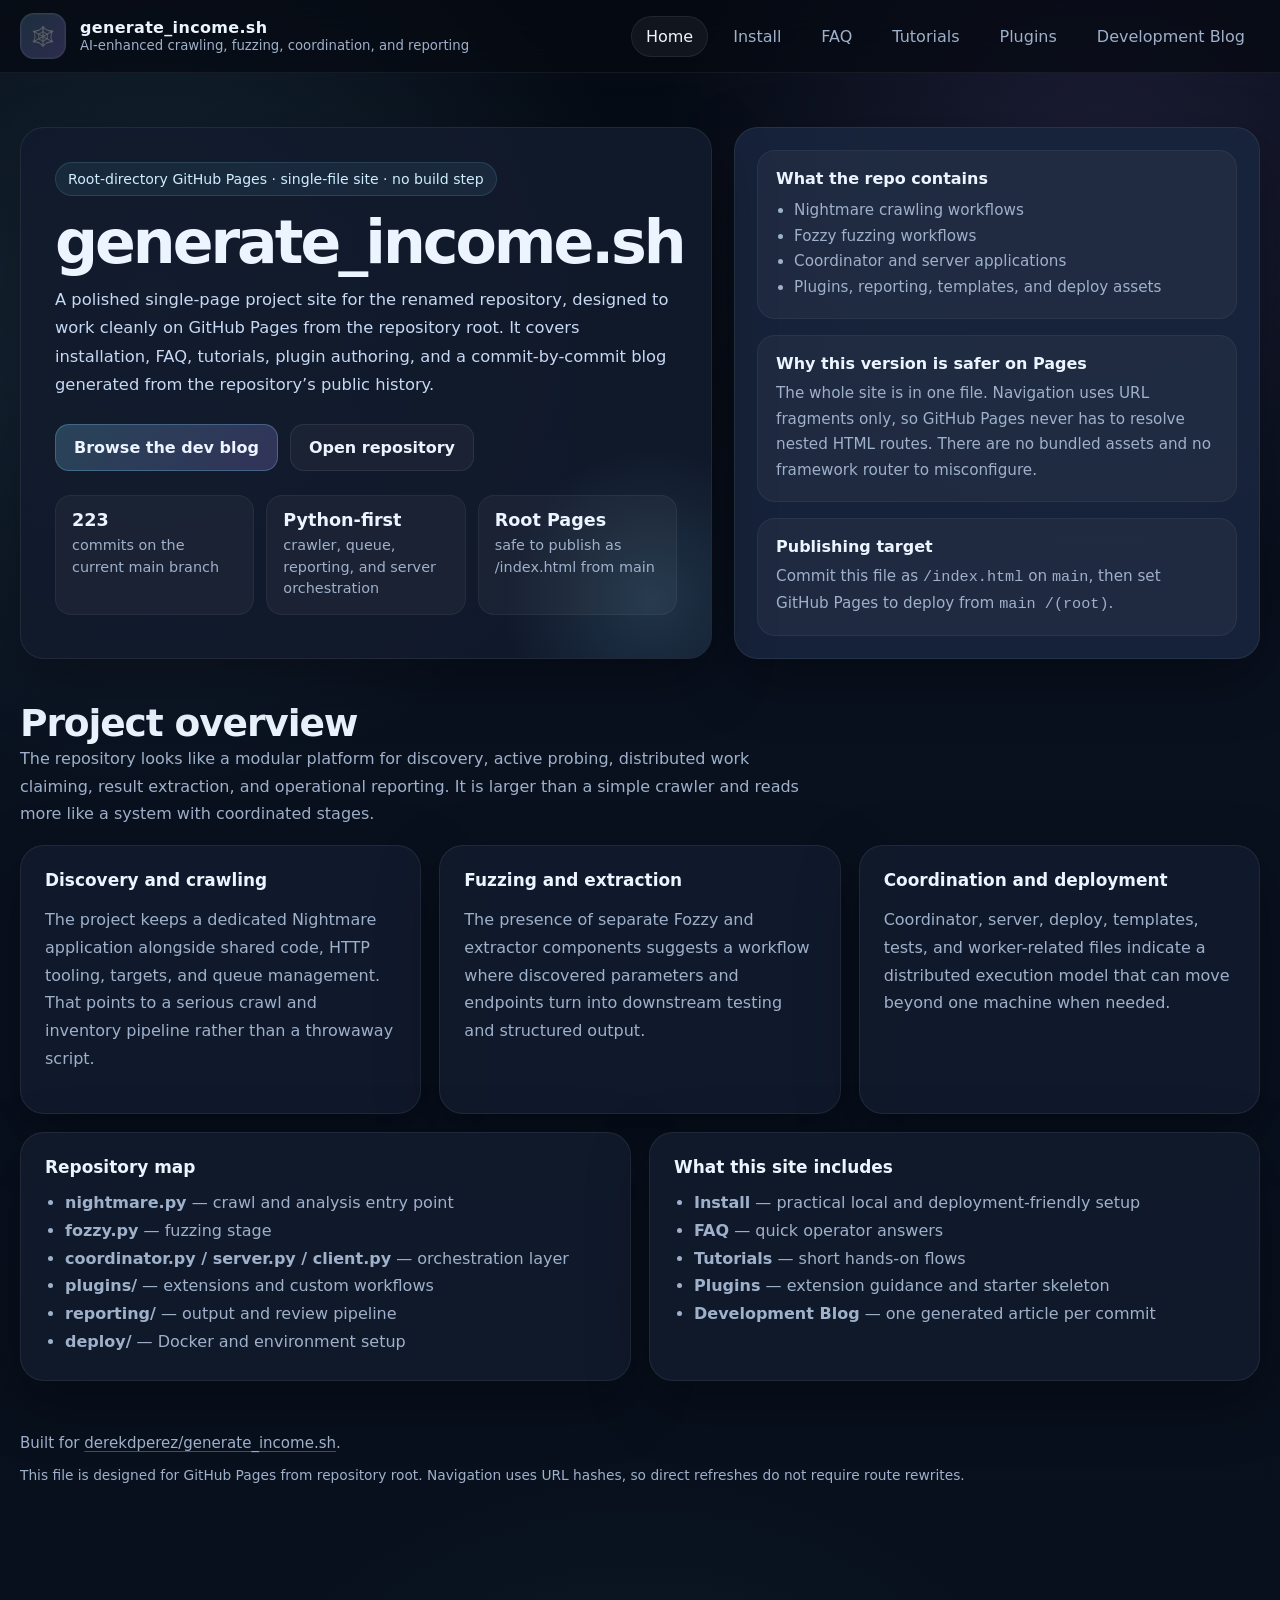
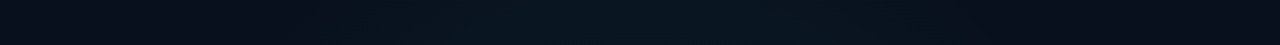
<file: index.html>
<!DOCTYPE html>
<html lang="en">
<head>
  <meta charset="utf-8" />
  <meta name="viewport" content="width=device-width,initial-scale=1" />
  <title>generate_income.sh — Project Site</title>
  <meta
    name="description"
    content="generate_income.sh project site with installation docs, FAQ, tutorials, plugin authoring, and a commit-by-commit development blog."
  />
  <meta name="theme-color" content="#0b1020" />
  <style>
    :root {
      --bg: #09111f;
      --bg2: #0d1627;
      --panel: rgba(18, 27, 45, 0.9);
      --panel2: rgba(24, 36, 60, 0.95);
      --line: rgba(255,255,255,0.08);
      --text: #ecf4ff;
      --muted: #9fb0ca;
      --soft: #c7d8f3;
      --cyan: #7dd3fc;
      --violet: #a78bfa;
      --green: #34d399;
      --red: #fb7185;
      --shadow: 0 20px 60px rgba(0,0,0,0.35);
      --radius: 24px;
      --radius-sm: 16px;
      --max: 1240px;
      --mono: ui-monospace, SFMono-Regular, Menlo, Consolas, "Liberation Mono", monospace;
      --sans: Inter, ui-sans-serif, system-ui, -apple-system, BlinkMacSystemFont, "Segoe UI", sans-serif;
    }

    * { box-sizing: border-box; }

    html { scroll-behavior: smooth; }

    body {
      margin: 0;
      color: var(--text);
      font-family: var(--sans);
      background:
        radial-gradient(circle at 12% 18%, rgba(125, 211, 252, 0.14), transparent 28%),
        radial-gradient(circle at 86% 10%, rgba(167, 139, 250, 0.14), transparent 24%),
        radial-gradient(circle at 50% 120%, rgba(52, 211, 153, 0.10), transparent 24%),
        linear-gradient(180deg, #050a13 0%, #09111f 42%, #08101d 100%);
      min-height: 100vh;
      overflow-x: hidden;
    }

    a { color: inherit; text-decoration: none; }
    code, pre { font-family: var(--mono); }

    .wrap {
      width: min(var(--max), calc(100% - 32px));
      margin: 0 auto;
    }

    .topbar {
      position: sticky;
      top: 0;
      z-index: 20;
      backdrop-filter: blur(18px);
      background: rgba(6, 10, 18, 0.72);
      border-bottom: 1px solid rgba(255,255,255,0.06);
    }

    .topbar-inner {
      min-height: 72px;
      display: flex;
      align-items: center;
      justify-content: space-between;
      gap: 18px;
    }

    .brand {
      display: flex;
      align-items: center;
      gap: 14px;
      min-width: 0;
    }

    .brand-mark {
      width: 46px;
      height: 46px;
      border-radius: 14px;
      display: grid;
      place-items: center;
      font-size: 1.2rem;
      background: linear-gradient(135deg, rgba(125,211,252,0.18), rgba(167,139,250,0.24));
      border: 1px solid rgba(255,255,255,0.08);
      box-shadow: inset 0 0 0 1px rgba(255,255,255,0.03);
    }

    .brand h1 {
      margin: 0;
      font-size: 1rem;
      line-height: 1.15;
      letter-spacing: 0.02em;
    }

    .brand p {
      margin: 0;
      font-size: 0.83rem;
      color: var(--muted);
    }

    .nav {
      display: flex;
      flex-wrap: wrap;
      gap: 10px;
      justify-content: flex-end;
    }

    .nav a {
      color: var(--muted);
      padding: 10px 14px;
      border-radius: 999px;
      border: 1px solid transparent;
      transition: 0.18s ease;
    }

    .nav a:hover,
    .nav a.active {
      color: var(--text);
      background: rgba(255,255,255,0.05);
      border-color: rgba(255,255,255,0.07);
    }

    .hero {
      padding: 54px 0 26px;
    }

    .hero-grid {
      display: grid;
      grid-template-columns: 1.25fr 0.95fr;
      gap: 22px;
    }

    .card {
      background: var(--panel);
      border: 1px solid rgba(255,255,255,0.07);
      border-radius: var(--radius);
      box-shadow: var(--shadow);
    }

    .hero-main {
      padding: 34px;
      position: relative;
      overflow: hidden;
      isolation: isolate;
    }

    .hero-main::after {
      content: "";
      position: absolute;
      right: -110px;
      bottom: -110px;
      width: 340px;
      height: 340px;
      border-radius: 50%;
      background: radial-gradient(circle, rgba(125,211,252,0.14), transparent 62%);
      z-index: -1;
    }

    .eyebrow {
      display: inline-flex;
      align-items: center;
      gap: 10px;
      padding: 8px 12px;
      border-radius: 999px;
      color: #cfeeff;
      background: rgba(125,211,252,0.08);
      border: 1px solid rgba(125,211,252,0.14);
      margin-bottom: 18px;
      font-size: 0.88rem;
    }

    .hero h2 {
      margin: 0 0 14px;
      font-size: clamp(2.15rem, 4.7vw, 4.4rem);
      line-height: 0.96;
      letter-spacing: -0.05em;
    }

    .hero .lead {
      margin: 0 0 24px;
      max-width: 72ch;
      color: var(--soft);
      line-height: 1.75;
      font-size: 1.02rem;
    }

    .cta-row {
      display: flex;
      flex-wrap: wrap;
      gap: 12px;
      margin-bottom: 24px;
    }

    .btn {
      display: inline-flex;
      align-items: center;
      justify-content: center;
      gap: 10px;
      padding: 13px 18px;
      border-radius: 14px;
      border: 1px solid rgba(255,255,255,0.08);
      background: rgba(255,255,255,0.04);
      color: var(--text);
      font-weight: 650;
      transition: 0.18s ease;
      cursor: pointer;
    }

    .btn:hover {
      transform: translateY(-1px);
      background: rgba(255,255,255,0.07);
      border-color: rgba(255,255,255,0.12);
    }

    .btn.primary {
      background: linear-gradient(135deg, rgba(125,211,252,0.22), rgba(167,139,250,0.22));
      border-color: rgba(125,211,252,0.28);
    }

    .hero-stats {
      display: grid;
      grid-template-columns: repeat(3, minmax(0, 1fr));
      gap: 12px;
    }

    .stat {
      padding: 14px 16px;
      border-radius: 16px;
      background: rgba(255,255,255,0.04);
      border: 1px solid rgba(255,255,255,0.05);
    }

    .stat strong {
      display: block;
      font-size: 1.1rem;
      margin-bottom: 5px;
    }

    .stat span {
      color: var(--muted);
      font-size: 0.9rem;
      line-height: 1.5;
    }

    .hero-side {
      padding: 22px;
      display: flex;
      flex-direction: column;
      gap: 16px;
      background: var(--panel2);
    }

    .mini {
      padding: 18px;
      border-radius: 18px;
      background: rgba(255,255,255,0.04);
      border: 1px solid rgba(255,255,255,0.05);
    }

    .mini h3 {
      margin: 0 0 8px;
      font-size: 1rem;
    }

    .mini p,
    .mini li {
      margin: 0;
      color: var(--muted);
      line-height: 1.68;
      font-size: 0.95rem;
    }

    .mini ul {
      margin: 10px 0 0;
      padding-left: 18px;
    }

    main {
      padding-bottom: 78px;
    }

    .page {
      display: none;
      padding-top: 16px;
      animation: fade 0.3s ease;
    }

    .page.active { display: block; }

    @keyframes fade {
      from { opacity: 0; transform: translateY(8px); }
      to { opacity: 1; transform: translateY(0); }
    }

    .section-head {
      margin: 0 0 18px;
      display: flex;
      justify-content: space-between;
      align-items: end;
      gap: 18px;
    }

    .section-head h2 {
      margin: 0;
      font-size: clamp(1.55rem, 3vw, 2.35rem);
      letter-spacing: -0.03em;
    }

    .section-head p {
      margin: 0;
      color: var(--muted);
      max-width: 78ch;
      line-height: 1.7;
    }

    .grid-2,
    .grid-3 {
      display: grid;
      gap: 18px;
    }

    .grid-2 { grid-template-columns: repeat(2, minmax(0, 1fr)); }
    .grid-3 { grid-template-columns: repeat(3, minmax(0, 1fr)); }

    .content {
      padding: 24px;
    }

    .content h3 {
      margin: 0 0 10px;
      font-size: 1.06rem;
    }

    .content p,
    .content li {
      color: var(--muted);
      line-height: 1.74;
    }

    .content ul,
    .content ol {
      margin: 12px 0 0;
      padding-left: 20px;
    }

    .code {
      background: #06101d;
      border: 1px solid rgba(125,211,252,0.12);
      border-radius: 18px;
      padding: 18px;
      overflow: auto;
      color: #ddecff;
      font-size: 0.92rem;
      line-height: 1.72;
    }

    .callout {
      padding: 16px 18px;
      border-radius: 16px;
      background: rgba(125,211,252,0.07);
      border: 1px solid rgba(125,211,252,0.14);
      color: #d8ebff;
      line-height: 1.7;
    }

    .faq-item {
      padding: 18px 0;
      border-top: 1px solid rgba(255,255,255,0.06);
    }

    .faq-item:first-child {
      border-top: 0;
      padding-top: 0;
    }

    .faq-item h3 {
      margin: 0 0 8px;
      font-size: 1.02rem;
    }

    .tutorial {
      display: grid;
      grid-template-columns: 44px 1fr;
      gap: 16px;
      align-items: start;
      margin-top: 16px;
    }

    .tutorial:first-child { margin-top: 0; }

    .step {
      width: 44px;
      height: 44px;
      border-radius: 14px;
      display: grid;
      place-items: center;
      background: linear-gradient(135deg, rgba(52,211,153,0.18), rgba(125,211,252,0.18));
      border: 1px solid rgba(255,255,255,0.08);
      font-weight: 800;
    }

    .toolbar {
      display: grid;
      grid-template-columns: 1fr auto auto;
      gap: 12px;
      margin-bottom: 18px;
    }

    .input,
    .select {
      width: 100%;
      padding: 13px 14px;
      border-radius: 14px;
      border: 1px solid rgba(255,255,255,0.08);
      background: rgba(255,255,255,0.04);
      color: var(--text);
      font: inherit;
      outline: none;
    }

    .input::placeholder { color: #8fa2bf; }

    .blog-layout {
      display: grid;
      grid-template-columns: 320px minmax(0, 1fr);
      gap: 18px;
    }

    .commit-list,
    .viewer {
      min-height: 660px;
    }

    .commit-list {
      padding: 16px;
    }

    .list-scroll {
      max-height: 980px;
      overflow: auto;
      padding-right: 4px;
    }

    .commit-btn {
      width: 100%;
      display: block;
      text-align: left;
      margin-bottom: 8px;
      padding: 14px;
      border-radius: 16px;
      border: 1px solid transparent;
      background: transparent;
      color: var(--text);
      cursor: pointer;
      transition: 0.18s ease;
    }

    .commit-btn:hover,
    .commit-btn.active {
      background: rgba(255,255,255,0.05);
      border-color: rgba(125,211,252,0.15);
    }

    .commit-title {
      font-weight: 700;
      color: #eff7ff;
      line-height: 1.35;
      margin-bottom: 8px;
    }

    .commit-meta {
      color: var(--muted);
      font-size: 0.86rem;
      line-height: 1.55;
    }

    .viewer {
      padding: 24px;
      display: flex;
      flex-direction: column;
      gap: 16px;
    }

    .post-header {
      display: flex;
      flex-wrap: wrap;
      justify-content: space-between;
      align-items: start;
      gap: 16px;
    }

    .post-header h3 {
      margin: 0 0 8px;
      font-size: clamp(1.35rem, 2.6vw, 2rem);
      line-height: 1.14;
      letter-spacing: -0.03em;
    }

    .badges {
      display: flex;
      flex-wrap: wrap;
      gap: 8px;
      margin-top: 10px;
    }

    .badge {
      display: inline-flex;
      align-items: center;
      gap: 8px;
      padding: 8px 10px;
      border-radius: 999px;
      background: rgba(255,255,255,0.05);
      color: #d8e7ff;
      border: 1px solid rgba(255,255,255,0.06);
      font-size: 0.84rem;
    }

    .article,
    .summary {
      color: #dce9ff;
      line-height: 1.8;
      font-size: 0.99rem;
    }

    .article p { margin: 0 0 1rem; }

    .files {
      display: grid;
      grid-template-columns: repeat(2, minmax(0, 1fr));
      gap: 10px;
    }

    .file {
      padding: 12px 14px;
      border-radius: 14px;
      background: rgba(255,255,255,0.04);
      border: 1px solid rgba(255,255,255,0.05);
      color: #dce9ff;
      white-space: nowrap;
      overflow: hidden;
      text-overflow: ellipsis;
      font-size: 0.9rem;
    }

    .muted { color: var(--muted); }
    .small { font-size: 0.86rem; color: var(--muted); }

    .notice {
      padding: 14px 16px;
      border-radius: 14px;
      border: 1px solid rgba(251,113,133,0.18);
      background: rgba(251,113,133,0.08);
      color: #ffdce4;
      line-height: 1.7;
    }

    .spinner {
      width: 18px;
      height: 18px;
      display: inline-block;
      border-radius: 50%;
      border: 2px solid rgba(255,255,255,0.15);
      border-top-color: var(--cyan);
      animation: spin 0.8s linear infinite;
      vertical-align: middle;
      margin-right: 8px;
    }

    @keyframes spin { to { transform: rotate(360deg); } }

    footer {
      padding: 38px 0 70px;
      color: var(--muted);
      font-size: 0.94rem;
    }

    .linkish {
      text-decoration: underline;
      text-decoration-color: rgba(125,211,252,0.35);
      text-underline-offset: 3px;
    }

    @media (max-width: 1080px) {
      .hero-grid,
      .blog-layout,
      .grid-3,
      .grid-2 {
        grid-template-columns: 1fr;
      }

      .hero-stats {
        grid-template-columns: 1fr;
      }

      .toolbar {
        grid-template-columns: 1fr;
      }

      .files {
        grid-template-columns: 1fr;
      }

      .list-scroll {
        max-height: 420px;
      }
    }

    @media (max-width: 720px) {
      .topbar-inner {
        align-items: flex-start;
        flex-direction: column;
        padding: 12px 0;
      }

      .nav {
        width: 100%;
        justify-content: flex-start;
      }

      .hero-main,
      .hero-side,
      .content,
      .commit-list,
      .viewer {
        padding: 18px;
      }
    }
  </style>
</head>
<body>
  <header class="topbar">
    <div class="wrap topbar-inner">
      <div class="brand">
        <div class="brand-mark">🕸️</div>
        <div>
          <h1>generate_income.sh</h1>
          <p>AI-enhanced crawling, fuzzing, coordination, and reporting</p>
        </div>
      </div>

      <nav class="nav" aria-label="Primary navigation">
        <a href="#home" data-route="home">Home</a>
        <a href="#install" data-route="install">Install</a>
        <a href="#faq" data-route="faq">FAQ</a>
        <a href="#tutorials" data-route="tutorials">Tutorials</a>
        <a href="#plugins" data-route="plugins">Plugins</a>
        <a href="#blog" data-route="blog">Development Blog</a>
      </nav>
    </div>
  </header>

  <main class="wrap">
    <section class="hero">
      <div class="hero-grid">
        <article class="card hero-main">
          <div class="eyebrow">Root-directory GitHub Pages · single-file site · no build step</div>
          <h2>generate_income.sh</h2>
          <p class="lead">
            A polished single-page project site for the renamed repository, designed to work
            cleanly on GitHub Pages from the repository root. It covers installation, FAQ,
            tutorials, plugin authoring, and a commit-by-commit blog generated from the
            repository’s public history.
          </p>

          <div class="cta-row">
            <a class="btn primary" href="#blog">Browse the dev blog</a>
            <a class="btn" href="https://github.com/derekdperez/generate_income.sh" target="_blank" rel="noreferrer">Open repository</a>
          </div>

          <div class="hero-stats">
            <div class="stat">
              <strong id="meta-commits">223</strong>
              <span>commits on the current main branch</span>
            </div>
            <div class="stat">
              <strong id="meta-language">Python-first</strong>
              <span>crawler, queue, reporting, and server orchestration</span>
            </div>
            <div class="stat">
              <strong id="meta-mode">Root Pages</strong>
              <span>safe to publish as /index.html from main</span>
            </div>
          </div>
        </article>

        <aside class="card hero-side">
          <div class="mini">
            <h3>What the repo contains</h3>
            <ul>
              <li>Nightmare crawling workflows</li>
              <li>Fozzy fuzzing workflows</li>
              <li>Coordinator and server applications</li>
              <li>Plugins, reporting, templates, and deploy assets</li>
            </ul>
          </div>

          <div class="mini">
            <h3>Why this version is safer on Pages</h3>
            <p>
              The whole site is in one file. Navigation uses URL fragments only, so GitHub Pages
              never has to resolve nested HTML routes. There are no bundled assets and no framework
              router to misconfigure.
            </p>
          </div>

          <div class="mini">
            <h3>Publishing target</h3>
            <p>
              Commit this file as <code>/index.html</code> on <code>main</code>, then set GitHub
              Pages to deploy from <code>main /(root)</code>.
            </p>
          </div>
        </aside>
      </div>
    </section>

    <section class="page active" id="page-home" data-page="home">
      <div class="section-head">
        <div>
          <h2>Project overview</h2>
          <p>
            The repository looks like a modular platform for discovery, active probing, distributed
            work claiming, result extraction, and operational reporting. It is larger than a simple
            crawler and reads more like a system with coordinated stages.
          </p>
        </div>
      </div>

      <div class="grid-3">
        <article class="card content">
          <h3>Discovery and crawling</h3>
          <p>
            The project keeps a dedicated Nightmare application alongside shared code, HTTP tooling,
            targets, and queue management. That points to a serious crawl and inventory pipeline
            rather than a throwaway script.
          </p>
        </article>

        <article class="card content">
          <h3>Fuzzing and extraction</h3>
          <p>
            The presence of separate Fozzy and extractor components suggests a workflow where
            discovered parameters and endpoints turn into downstream testing and structured output.
          </p>
        </article>

        <article class="card content">
          <h3>Coordination and deployment</h3>
          <p>
            Coordinator, server, deploy, templates, tests, and worker-related files indicate a
            distributed execution model that can move beyond one machine when needed.
          </p>
        </article>
      </div>

      <div style="height:18px"></div>

      <div class="grid-2">
        <article class="card content">
          <h3>Repository map</h3>
          <ul>
            <li><strong>nightmare.py</strong> — crawl and analysis entry point</li>
            <li><strong>fozzy.py</strong> — fuzzing stage</li>
            <li><strong>coordinator.py / server.py / client.py</strong> — orchestration layer</li>
            <li><strong>plugins/</strong> — extensions and custom workflows</li>
            <li><strong>reporting/</strong> — output and review pipeline</li>
            <li><strong>deploy/</strong> — Docker and environment setup</li>
          </ul>
        </article>

        <article class="card content">
          <h3>What this site includes</h3>
          <ul>
            <li><strong>Install</strong> — practical local and deployment-friendly setup</li>
            <li><strong>FAQ</strong> — quick operator answers</li>
            <li><strong>Tutorials</strong> — short hands-on flows</li>
            <li><strong>Plugins</strong> — extension guidance and starter skeleton</li>
            <li><strong>Development Blog</strong> — one generated article per commit</li>
          </ul>
        </article>
      </div>
    </section>

    <section class="page" id="page-install" data-page="install">
      <div class="section-head">
        <div>
          <h2>Install generate_income.sh</h2>
          <p>
            The safest way to start is local Python installation. Once that works, move toward the
            Docker and coordinator workflow if you want a more operational deployment.
          </p>
        </div>
      </div>

      <div class="grid-2">
        <article class="card content">
          <h3>Local development setup</h3>
          <div class="code"><pre>git clone https://github.com/derekdperez/generate_income.sh.git
cd generate_income.sh

python -m venv .venv
# macOS / Linux
source .venv/bin/activate
# Windows PowerShell
# .\.venv\Scripts\Activate.ps1

pip install --upgrade pip
pip install -r requirements.txt</pre></div>
          <p>
            This path is ideal for reading the code, validating crawler behavior, testing local
            runs, and iterating on extensions without touching cloud infrastructure first.
          </p>
        </article>

        <article class="card content">
          <h3>Docker-oriented setup</h3>
          <div class="code"><pre>docker build -t generate-income:latest .

# if your deployment files use compose
cd deploy
docker compose up -d --build</pre></div>
          <p>
            Use this when you want the broader coordinator and worker model, or when you want
            repeatable environments across multiple machines.
          </p>
        </article>
      </div>

      <div style="height:18px"></div>

      <div class="grid-2">
        <article class="card content">
          <h3>First-run checklist</h3>
          <ol>
            <li>Clone the repository and install dependencies.</li>
            <li>Review the files in <code>config/</code>.</li>
            <li>Inspect target, queue, and API-related settings before a real run.</li>
            <li>Start with a small target and low concurrency.</li>
            <li>Review output artifacts before scaling up.</li>
          </ol>
        </article>

        <article class="card content">
          <h3>Useful commands</h3>
          <div class="code"><pre># local crawl
python nightmare.py https://example.com --standalone

# fuzzing run
python fozzy.py output/example.com/example.com.parameters.json

# register targets with a coordinator
python register_targets.py --targets-file targets.txt</pre></div>
        </article>
      </div>

      <div style="height:18px"></div>

      <article class="card content">
        <h3>Operator note</h3>
        <div class="callout">
          Keep the core setup simple at first. In a repository with crawling, queueing,
          coordination, reporting, and deployment layers, the fastest route to confidence is one
          successful small run followed by gradual expansion.
        </div>
      </article>
    </section>

    <section class="page" id="page-faq" data-page="faq">
      <div class="section-head">
        <div>
          <h2>Frequently asked questions</h2>
          <p>
            These answers are written for someone trying to understand the repo structure, local
            workflow, and likely deployment shape.
          </p>
        </div>
      </div>

      <article class="card content">
        <div class="faq-item">
          <h3>Is this just one shell script?</h3>
          <p>
            No. Despite the playful name, the repository is a larger Python-heavy project with
            dedicated apps for Nightmare, Fozzy, coordinator, server, reporting, plugins, tests,
            and deployment.
          </p>
        </div>

        <div class="faq-item">
          <h3>Can I use it locally first?</h3>
          <p>
            Yes. The layout strongly supports a local development path first, then a broader
            coordinator and worker model later if you want to scale or centralize execution.
          </p>
        </div>

        <div class="faq-item">
          <h3>Why call it generate_income.sh?</h3>
          <p>
            It reads like intentional humor layered over a serious codebase. The name is playful,
            but the structure underneath looks like a real multi-stage platform.
          </p>
        </div>

        <div class="faq-item">
          <h3>Why might GitHub Pages not show the site yet?</h3>
          <p>
            The most common reason is that Pages is not set to deploy from <code>main /(root)</code>,
            or the deployment has not completed yet. A root <code>index.html</code> is necessary, but
            it is not enough unless Pages is enabled for the repository.
          </p>
        </div>

        <div class="faq-item">
          <h3>Will the blog work if GitHub’s API is unavailable?</h3>
          <p>
            The rest of the site still works. The commit blog progressively enhances itself with
            live commit data, but the core pages do not depend on that fetch.
          </p>
        </div>
      </article>
    </section>

    <section class="page" id="page-tutorials" data-page="tutorials">
      <div class="section-head">
        <div>
          <h2>Tutorials</h2>
          <p>
            A few short paths to help you move from clone to useful output without overcommitting to
            infrastructure too early.
          </p>
        </div>
      </div>

      <div class="grid-2">
        <article class="card content">
          <h3>Tutorial 1 · Run a first local crawl</h3>

          <div class="tutorial">
            <div class="step">1</div>
            <div>
              <strong>Install dependencies</strong>
              <p>Create a virtual environment and install <code>requirements.txt</code>.</p>
            </div>
          </div>

          <div class="tutorial">
            <div class="step">2</div>
            <div>
              <strong>Review configuration</strong>
              <p>Open <code>config/</code> and reduce scope before your first test.</p>
            </div>
          </div>

          <div class="tutorial">
            <div class="step">3</div>
            <div>
              <strong>Run Nightmare</strong>
              <div class="code"><pre>python nightmare.py https://example.com --standalone</pre></div>
            </div>
          </div>

          <div class="tutorial">
            <div class="step">4</div>
            <div>
              <strong>Inspect artifacts</strong>
              <p>Review the output directory for crawl summaries, inventories, and follow-on data.</p>
            </div>
          </div>
        </article>

        <article class="card content">
          <h3>Tutorial 2 · Use Fozzy on discovered parameters</h3>

          <div class="tutorial">
            <div class="step">1</div>
            <div>
              <strong>Start from crawl output</strong>
              <p>Use a generated parameters JSON file from a local or coordinator-produced run.</p>
            </div>
          </div>

          <div class="tutorial">
            <div class="step">2</div>
            <div>
              <strong>Run fuzzing</strong>
              <div class="code"><pre>python fozzy.py output/example.com/example.com.parameters.json</pre></div>
            </div>
          </div>

          <div class="tutorial">
            <div class="step">3</div>
            <div>
              <strong>Compare outputs</strong>
              <p>Look for meaningful differences in reflected values, interesting endpoints, and unusual response behavior.</p>
            </div>
          </div>
        </article>
      </div>

      <div style="height:18px"></div>

      <div class="grid-2">
        <article class="card content">
          <h3>Tutorial 3 · Bring up a coordinator</h3>
          <div class="code"><pre>docker build -t generate-income:latest .

cd deploy
docker compose up -d --build</pre></div>
          <p>
            Once that stack is stable, you can use the client and registration tooling to feed
            targets into a central system.
          </p>
        </article>

        <article class="card content">
          <h3>Tutorial 4 · Monitor progress</h3>
          <div class="code"><pre>python client.py status
python client.py progress

# or inspect compose logs
docker compose logs --tail=300</pre></div>
          <p>
            This is the habit that pays off once you move from local testing to multi-stage runs.
          </p>
        </article>
      </div>
    </section>

    <section class="page" id="page-plugins" data-page="plugins">
      <div class="section-head">
        <div>
          <h2>Create your own plugins</h2>
          <p>
            The repository has a dedicated <code>plugins/</code> directory, which is a strong hint
            that customization is part of the intended architecture rather than an afterthought.
          </p>
        </div>
      </div>

      <div class="grid-2">
        <article class="card content">
          <h3>Good plugin habits</h3>
          <ul>
            <li>Do one thing well.</li>
            <li>Take structured input and return structured output.</li>
            <li>Write artifacts into predictable paths.</li>
            <li>Log failures explicitly.</li>
            <li>Avoid hidden global state.</li>
            <li>Stay easy to delete and replace.</li>
          </ul>
        </article>

        <article class="card content">
          <h3>Suggested flow</h3>
          <ol>
            <li>Create a module under <code>plugins/</code>.</li>
            <li>Accept normalized crawl or fuzz artifacts.</li>
            <li>Transform, enrich, or score them.</li>
            <li>Write JSON or HTML output to the output tree.</li>
            <li>Invoke it from the relevant stage or reporting pass.</li>
          </ol>
        </article>
      </div>

      <div style="height:18px"></div>

      <article class="card content">
        <h3>Starter plugin example</h3>
        <div class="code"><pre>"""
plugins/example_plugin.py
Minimal plugin skeleton for generate_income.sh
"""

from __future__ import annotations

import json
from pathlib import Path
from typing import Any


def plugin_name() -> str:
    return "example_plugin"


def run_plugin(input_payload: dict[str, Any], output_dir: str | Path) -> dict[str, Any]:
    output_path = Path(output_dir).expanduser().resolve()
    output_path.mkdir(parents=True, exist_ok=True)

    findings: list[dict[str, Any]] = []
    urls = input_payload.get("urls", [])

    for url in urls:
        findings.append({
            "url": url,
            "label": "observed",
            "notes": "Generated by example_plugin."
        })

    result = {
        "plugin": plugin_name(),
        "input_count": len(urls),
        "findings": findings,
    }

    (output_path / f"{plugin_name()}.json").write_text(
        json.dumps(result, indent=2),
        encoding="utf-8",
    )
    return result


if __name__ == "__main__":
    sample = {
        "urls": [
            "https://example.com/",
            "https://example.com/login"
        ]
    }
    print(json.dumps(run_plugin(sample, "./output/plugin-demo"), indent=2))</pre></div>
      </article>
    </section>

    <section class="page" id="page-blog" data-page="blog">
      <div class="section-head">
        <div>
          <h2>Development blog</h2>
          <p>
            Every commit becomes a post here. The site fetches public commit history from GitHub and
            generates a readable 200–300 word article for each one, including changed-file context.
          </p>
        </div>
      </div>

      <div class="toolbar">
        <input
          id="search"
          class="input"
          type="search"
          placeholder="Search commits by message, SHA, date, or changed file..."
          aria-label="Search commit blog"
        />
        <select id="sort" class="select" aria-label="Sort commit order">
          <option value="newest">Newest first</option>
          <option value="oldest">Oldest first</option>
        </select>
        <button id="reload" class="btn" type="button">Reload blog</button>
      </div>

      <div class="blog-layout">
        <aside class="card commit-list">
          <div style="display:flex;justify-content:space-between;align-items:center;gap:12px;margin-bottom:12px;">
            <strong>Commit posts</strong>
            <span id="count" class="small">Loading…</span>
          </div>
          <div id="list" class="list-scroll">
            <div class="muted">Loading commit history…</div>
          </div>
        </aside>

        <article class="card viewer" id="viewer">
          <div class="muted">Select a commit to read its article.</div>
        </article>
      </div>
    </section>

    <footer>
      <p>
        Built for
        <a class="linkish" href="https://github.com/derekdperez/generate_income.sh" target="_blank" rel="noreferrer">derekdperez/generate_income.sh</a>.
      </p>
      <p class="small">
        This file is designed for GitHub Pages from repository root. Navigation uses URL hashes, so
        direct refreshes do not require route rewrites.
      </p>
    </footer>
  </main>

  <script>
    const REPO = {
      owner: "derekdperez",
      name: "generate_income.sh",
      branch: "main",
      htmlUrl: "https://github.com/derekdperez/generate_income.sh",
      siteUrl: "https://derekdperez.github.io/generate_income.sh/",
      apiBase: "https://api.github.com/repos/derekdperez/generate_income.sh"
    };

    const state = {
      route: "home",
      commits: [],
      filtered: [],
      detailCache: new Map(),
      selectedSha: null,
      loading: false
    };

    const els = {
      routes: Array.from(document.querySelectorAll("[data-route]")),
      pages: Array.from(document.querySelectorAll("[data-page]")),
      list: document.getElementById("list"),
      viewer: document.getElementById("viewer"),
      count: document.getElementById("count"),
      search: document.getElementById("search"),
      sort: document.getElementById("sort"),
      reload: document.getElementById("reload"),
      metaCommits: document.getElementById("meta-commits")
    };

    function escapeHtml(value) {
      return String(value)
        .replaceAll("&", "&amp;")
        .replaceAll("<", "&lt;")
        .replaceAll(">", "&gt;")
        .replaceAll('"', "&quot;")
        .replaceAll("'", "&#39;");
    }

    function getRoute() {
      const raw = location.hash.replace(/^#/, "").trim() || "home";
      const allowed = new Set(["home", "install", "faq", "tutorials", "plugins", "blog"]);
      return allowed.has(raw) ? raw : "home";
    }

    function applyRoute() {
      state.route = getRoute();

      for (const link of els.routes) {
        link.classList.toggle("active", link.dataset.route === state.route);
      }

      for (const page of els.pages) {
        page.classList.toggle("active", page.dataset.page === state.route);
      }

      if (state.route === "blog" && state.commits.length === 0 && !state.loading) {
        loadBlog();
      }
    }

    window.addEventListener("hashchange", applyRoute);
    applyRoute();

    async function fetchJson(url) {
      const response = await fetch(url, {
        headers: {
          "Accept": "application/vnd.github+json"
        }
      });

      if (!response.ok) {
        const text = await response.text().catch(() => "");
        throw new Error(`GitHub API ${response.status}: ${text || response.statusText}`);
      }

      return response.json();
    }

    function formatDate(dateString) {
      const date = new Date(dateString);
      if (Number.isNaN(date.getTime())) return "Unknown date";
      return date.toLocaleString(undefined, {
        year: "numeric",
        month: "short",
        day: "numeric",
        hour: "numeric",
        minute: "2-digit"
      });
    }

    function shortSha(sha) {
      return sha.slice(0, 7);
    }

    function ordinal(n) {
      const s = ["th", "st", "nd", "rd"];
      const v = n % 100;
      return `${n}${s[(v - 20) % 10] || s[v] || s[0]}`;
    }

    function classifyFiles(files) {
      const tags = new Set();

      for (const file of files) {
        const path = (file.filename || "").toLowerCase();

        if (path.startsWith("deploy/")) tags.add("deployment");
        if (path.startsWith("plugins/")) tags.add("plugins");
        if (path.startsWith("tests/")) tags.add("tests");
        if (path.startsWith("templates/")) tags.add("templates");
        if (path.startsWith("config/")) tags.add("configuration");
        if (path.startsWith("reporting/")) tags.add("reporting");
        if (path.startsWith("server_app/")) tags.add("server_app");
        if (path.startsWith("coordinator_app/")) tags.add("coordinator_app");
        if (path.startsWith("fozzy_app/")) tags.add("fozzy_app");
        if (path.startsWith("nightmare_app/")) tags.add("nightmare_app");
        if (path.startsWith("nightmare_shared/")) tags.add("shared");
        if (path.includes("queue")) tags.add("queueing");
        if (path.includes("server")) tags.add("server");
        if (path.includes("coordinator")) tags.add("coordinator");
        if (path.includes("nightmare")) tags.add("crawler");
        if (path.includes("fozzy")) tags.add("fuzzing");
        if (path.includes("extract")) tags.add("extraction");
        if (path.endsWith(".md") || path.endsWith(".txt")) tags.add("docs");
        if (path.endsWith(".sh")) tags.add("automation");
        if (path.endsWith(".html") || path.endsWith(".jinja")) tags.add("ui");
      }

      return Array.from(tags);
    }

    function teaser(commit) {
      const title = (commit.commit?.message || "Update").split("\n")[0].trim();
      const when = formatDate(commit.commit?.author?.date);
      return `Commit ${shortSha(commit.sha)} was recorded on ${when}. The message is “${title}”, and this entry expands that terse log line into a fuller development narrative with subsystem context and changed-file detail.`;
    }

    function loadingViewer(commit) {
      const title = escapeHtml((commit.commit?.message || "Update").split("\n")[0]);
      const author = escapeHtml(commit.commit?.author?.name || "Unknown");
      const when = escapeHtml(formatDate(commit.commit?.author?.date));

      els.viewer.innerHTML = `
        <div class="post-header">
          <div>
            <h3>${title}</h3>
            <div class="badges">
              <span class="badge">Commit ${escapeHtml(shortSha(commit.sha))}</span>
              <span class="badge">${author}</span>
              <span class="badge">${when}</span>
            </div>
          </div>
        </div>
        <div class="summary">${escapeHtml(teaser(commit))}</div>
        <div class="muted"><span class="spinner"></span>Loading file details and generating article…</div>
      `;
    }

    function themeSentence(tags, files) {
      if (!files.length) {
        return "This change reads like a general checkpoint in the repository’s evolution, even though the file-level detail is not available here.";
      }

      const set = new Set(tags);

      if (set.has("crawler")) {
        return "This commit appears to focus on the crawling side of the platform, which is the first stage for discovery, inventory, and follow-on analysis.";
      }
      if (set.has("fuzzing")) {
        return "This change looks centered on the fuzzing layer, where discovered inputs can be turned into more active testing and richer output.";
      }
      if (set.has("coordinator") || set.has("coordinator_app")) {
        return "The strongest signal here points toward coordination logic, which matters because the project seems designed to scale beyond a single-machine workflow.";
      }
      if (set.has("server") || set.has("server_app")) {
        return "The changed paths suggest server-side work, which often means the control plane is being refined for stability, operability, or clearer task management.";
      }
      if (set.has("deployment") || set.has("automation")) {
        return "This commit looks operational in nature, with the kind of deployment or scripting work that makes a project easier to run repeatedly in the real world.";
      }
      if (set.has("plugins")) {
        return "The file mix suggests extension work, which usually indicates the codebase is being shaped for reuse and customization rather than only one fixed workflow.";
      }
      if (set.has("reporting") || set.has("ui") || set.has("templates")) {
        return "The touched files point to reporting or presentation concerns, which usually means the team is improving how results are surfaced and reviewed.";
      }
      if (set.has("tests")) {
        return "This change appears testing-oriented, a valuable signal in a fast-moving codebase where multiple subsystems are evolving together.";
      }
      if (set.has("configuration")) {
        return "The emphasis appears to be on configuration, which often means safer defaults, better tunability, or fewer surprises for operators.";
      }

      return "The file pattern suggests a targeted refinement rather than a random touch-up, likely aimed at reducing friction in one of the project’s major workflows.";
    }

    function magnitudeSentence(detail) {
      const fileCount = (detail.files || []).length;
      const additions = detail.stats?.additions || 0;
      const deletions = detail.stats?.deletions || 0;
      const total = detail.stats?.total || additions + deletions;

      if (total >= 900 || fileCount >= 18) {
        return "The size of the diff suggests a substantial iteration, large enough to affect both immediate behavior and the project’s future maintenance shape.";
      }
      if (total >= 220 || fileCount >= 6) {
        return "This looks like a medium-sized change set, big enough to represent a meaningful development step without sprawling in every direction at once.";
      }
      if (total > 0 || fileCount > 0) {
        return "The scope appears intentionally compact, which often means the author was tightening a specific behavior, smoothing a workflow, or correcting one sharp edge.";
      }
      return "GitHub’s summary is minimal here, so the safest interpretation is a lightweight but still deliberate project adjustment.";
    }

    function filesSentence(files) {
      if (!files.length) {
        return "Without a visible file list, the best read is that this was part of the project’s ongoing cadence of incremental improvement.";
      }

      const top = files.slice(0, 5).map(f => `<code>${escapeHtml(f.filename)}</code>`).join(", ");
      const remaining = files.length > 5 ? ` and ${files.length - 5} more file${files.length - 5 === 1 ? "" : "s"}` : "";

      return `The most visible touch points are ${top}${remaining}, which gives a practical clue about where the engineering focus landed during this pass.`;
    }

    function intentSentence(tags) {
      const set = new Set(tags);

      if (set.has("crawler") && set.has("fuzzing")) {
        return "When crawling and fuzzing move together, it often means the handoff between discovery and active testing is being tightened so downstream analysis starts from better inputs.";
      }
      if (set.has("deployment") || set.has("automation")) {
        return "Operational work like this is easy to underestimate, but it is often what turns an interesting repository into something people can actually launch and repeat with confidence.";
      }
      if (set.has("plugins")) {
        return "Plugin-related movement is a strong design signal because it usually means the authors are protecting the core while still opening room for extension.";
      }
      if (set.has("tests")) {
        return "Testing work is especially valuable in a repository like this one because it creates a safety net while crawler, queue, reporting, and coordination layers all continue to evolve.";
      }
      if (set.has("ui") || set.has("reporting") || set.has("templates")) {
        return "That presentation angle matters because tooling is far more useful when its findings become easier to inspect, compare, and act on.";
      }

      return "Even when the commit message is terse, the broader engineering signal usually comes through in the file layout and the scope of the change.";
    }

    function timelineSentence(index, total, commit) {
      const position = total - index;
      const when = formatDate(commit.commit?.author?.date);
      return `As the ${ordinal(position)} visible step in the history shown here, this commit serves as a dated marker from ${when} in the project’s steady buildout.`;
    }

    function outcomeSentence(tags) {
      const set = new Set(tags);

      if (set.has("deployment") || set.has("automation") || set.has("coordinator")) {
        return "The practical payoff is probably lower operator friction: clearer setup, better repeatability, and a smoother path from source code to a running system.";
      }
      if (set.has("crawler") || set.has("fuzzing") || set.has("extraction")) {
        return "For users, that likely translates into better signal quality, more reliable workflows, or a clearer path from target discovery to actionable results.";
      }
      if (set.has("reporting") || set.has("ui")) {
        return "For end users, the benefit is usually clarity: better visibility into what the tool did, what it found, and what deserves attention next.";
      }

      return "In practical terms, this sort of incremental commit is how a complex repository gradually becomes more trustworthy, more understandable, and more usable.";
    }

    function wordCount(text) {
      return text.trim().split(/\s+/).filter(Boolean).length;
    }

    function fitWords(text, min = 200, max = 300) {
      const extras = [
        "Seen alone, the diff may not look dramatic, but in a repository with hundreds of commits, steady incremental changes like this are usually what produce the largest long-term improvements.",
        "That pattern is especially true in systems work, where one careful adjustment to configuration, output structure, task flow, or error handling can remove a surprising amount of future friction.",
        "So while the commit message may be brief, the surrounding context suggests the change belongs to a broader effort to make the platform more coherent, more deployable, and easier to extend."
      ];

      let out = text.trim();
      let count = wordCount(out);

      for (const extra of extras) {
        if (count >= min) break;
        out += " " + extra;
        count = wordCount(out);
      }

      if (count > max) {
        const words = out.split(/\s+/).slice(0, max);
        out = words.join(" ");
        if (!/[.!?]$/.test(out)) out += ".";
      }

      return out;
    }

    function articleHtml(commit, detail, index, total) {
      const files = detail.files || [];
      const tags = classifyFiles(files);

      const p1 = fitWords(
        [
          themeSentence(tags, files),
          magnitudeSentence(detail),
          filesSentence(files),
          intentSentence(tags),
          timelineSentence(index, total, commit),
          outcomeSentence(tags)
        ].join(" "),
        205,
        255
      );

      const p2 = fitWords(
        `GitHub reports ${files.length} changed file${files.length === 1 ? "" : "s"} with ${detail.stats?.additions || 0} additions and ${detail.stats?.deletions || 0} deletions. That quantitative snapshot reinforces the idea that this commit was a concrete engineering step rather than empty churn. In a repository like generate_income.sh, changes in crawling, fuzzing, queueing, server logic, reporting, templates, deployment, or plugins all feed the same larger goal: turn raw discovery and processing into something structured, repeatable, and operationally useful. This article therefore treats the commit as part of a long-running development arc, using the diff metadata to recover intent even when the log message itself stays short. The result is not a literal transcript of the author’s thoughts, but a grounded narrative of what this revision most likely contributed to the application’s maturation.`,
        205,
        255
      );

      return `<p>${p1}</p><p>${p2}</p>`;
    }

    function listItem(commit) {
      const button = document.createElement("button");
      button.type = "button";
      button.className = "commit-btn";
      button.dataset.sha = commit.sha;

      const title = escapeHtml((commit.commit?.message || "Update").split("\n")[0]);
      const author = escapeHtml(commit.commit?.author?.name || "Unknown");
      const when = escapeHtml(formatDate(commit.commit?.author?.date));

      button.innerHTML = `
        <div class="commit-title">${title}</div>
        <div class="commit-meta">
          <div>${author}</div>
          <div>${when}</div>
          <div>${escapeHtml(shortSha(commit.sha))}</div>
        </div>
      `;

      if (state.selectedSha === commit.sha) button.classList.add("active");
      button.addEventListener("click", () => selectCommit(commit.sha));
      return button;
    }

    function renderList() {
      const query = els.search.value.trim().toLowerCase();
      const sort = els.sort.value;

      let commits = [...state.commits];

      if (query) {
        commits = commits.filter(commit => {
          const baseText = [
            commit.sha,
            shortSha(commit.sha),
            commit.commit?.message || "",
            commit.commit?.author?.name || "",
            commit.commit?.author?.date || ""
          ].join(" ").toLowerCase();

          const detail = state.detailCache.get(commit.sha);
          const detailText = detail
            ? [
                ...(detail.files || []).map(f => f.filename || ""),
                ...classifyFiles(detail.files || [])
              ].join(" ").toLowerCase()
            : "";

          return (baseText + " " + detailText).includes(query);
        });
      }

      if (sort === "oldest") commits.reverse();

      state.filtered = commits;
      els.count.textContent = `${commits.length} post${commits.length === 1 ? "" : "s"}`;

      if (!commits.length) {
        els.list.innerHTML = `<div class="notice">No commit posts match your current search.</div>`;
        return;
      }

      const frag = document.createDocumentFragment();
      for (const commit of commits) frag.appendChild(listItem(commit));
      els.list.innerHTML = "";
      els.list.appendChild(frag);
    }

    async function loadAllCommits() {
      const perPage = 100;
      const results = [];

      for (let page = 1; page <= 4; page += 1) {
        const url = `${REPO.apiBase}/commits?sha=${encodeURIComponent(REPO.branch)}&per_page=${perPage}&page=${page}`;
        const data = await fetchJson(url);
        if (!Array.isArray(data) || data.length === 0) break;
        results.push(...data);
        if (data.length < perPage) break;
      }

      return results;
    }

    async function getCommitDetail(sha) {
      if (state.detailCache.has(sha)) {
        return state.detailCache.get(sha);
      }

      const detail = await fetchJson(`${REPO.apiBase}/commits/${encodeURIComponent(sha)}`);
      state.detailCache.set(sha, detail);
      return detail;
    }

    function renderPost(commit, detail) {
      const index = state.commits.findIndex(c => c.sha === commit.sha);
      const files = detail.files || [];
      const tags = classifyFiles(files);
      const message = (commit.commit?.message || "Update").trim();

      const badges = [
        `Commit ${shortSha(commit.sha)}`,
        commit.commit?.author?.name || "Unknown",
        formatDate(commit.commit?.author?.date),
        `${detail.stats?.additions || 0} additions`,
        `${detail.stats?.deletions || 0} deletions`,
        `${files.length} file${files.length === 1 ? "" : "s"}`
      ];

      const fileHtml = files.length
        ? files.slice(0, 16).map(file => `<div class="file">${escapeHtml(file.filename)}</div>`).join("")
        : `<div class="muted">No file list available for this commit.</div>`;

      const tagHtml = tags.length
        ? tags.map(tag => `<span class="badge">${escapeHtml(tag)}</span>`).join("")
        : `<span class="badge">general update</span>`;

      els.viewer.innerHTML = `
        <div class="post-header">
          <div>
            <h3>${escapeHtml(message.split("\n")[0])}</h3>
            <div class="badges">
              ${badges.map(b => `<span class="badge">${escapeHtml(b)}</span>`).join("")}
            </div>
          </div>
          <div>
            <a class="btn" href="${REPO.htmlUrl}/commit/${encodeURIComponent(commit.sha)}" target="_blank" rel="noreferrer">View commit on GitHub</a>
          </div>
        </div>

        <div class="summary">${escapeHtml(teaser(commit))}</div>

        <div class="badges">${tagHtml}</div>

        <div class="article">${articleHtml(commit, detail, index, state.commits.length)}</div>

        <div>
          <strong>Changed files</strong>
          <div class="files" style="margin-top:12px;">
            ${fileHtml}
          </div>
        </div>

        <div class="small">
          Full commit message:
          <div class="code" style="margin-top:10px;"><pre>${escapeHtml(message)}</pre></div>
        </div>
      `;
    }

    async function selectCommit(sha) {
      const commit = state.commits.find(c => c.sha === sha);
      if (!commit) return;

      state.selectedSha = sha;
      renderList();
      loadingViewer(commit);

      try {
        const detail = await getCommitDetail(sha);
        renderPost(commit, detail);
        renderList();
      } catch (error) {
        els.viewer.innerHTML = `
          <div class="notice">
            Could not load the full details for commit ${escapeHtml(shortSha(sha))}.<br />
            <span class="small">${escapeHtml(error.message)}</span>
          </div>
        `;
      }
    }

    async function loadBlog() {
      state.loading = true;
      els.list.innerHTML = `<div class="muted"><span class="spinner"></span>Loading commit history from GitHub…</div>`;
      els.viewer.innerHTML = `<div class="muted">Select a commit to read its article.</div>`;

      try {
        const commits = await loadAllCommits();
        state.commits = commits;
        state.filtered = commits;
        els.metaCommits.textContent = String(commits.length);
        renderList();

        if (!state.selectedSha && commits.length) {
          await selectCommit(commits[0].sha);
        }
      } catch (error) {
        els.list.innerHTML = `
          <div class="notice">
            The commit blog could not load right now.<br />
            <span class="small">${escapeHtml(error.message)}</span>
          </div>
        `;
        els.viewer.innerHTML = `
          <div class="notice">
            The site itself still works, but GitHub’s public API did not respond for blog data.
          </div>
        `;
      } finally {
        state.loading = false;
      }
    }

    els.search.addEventListener("input", renderList);
    els.sort.addEventListener("change", renderList);
    els.reload.addEventListener("click", () => {
      state.commits = [];
      state.filtered = [];
      state.detailCache.clear();
      state.selectedSha = null;
      loadBlog();
    });

    if (state.route === "blog") {
      loadBlog();
    }
  </script>
</body>
</html>
</file>
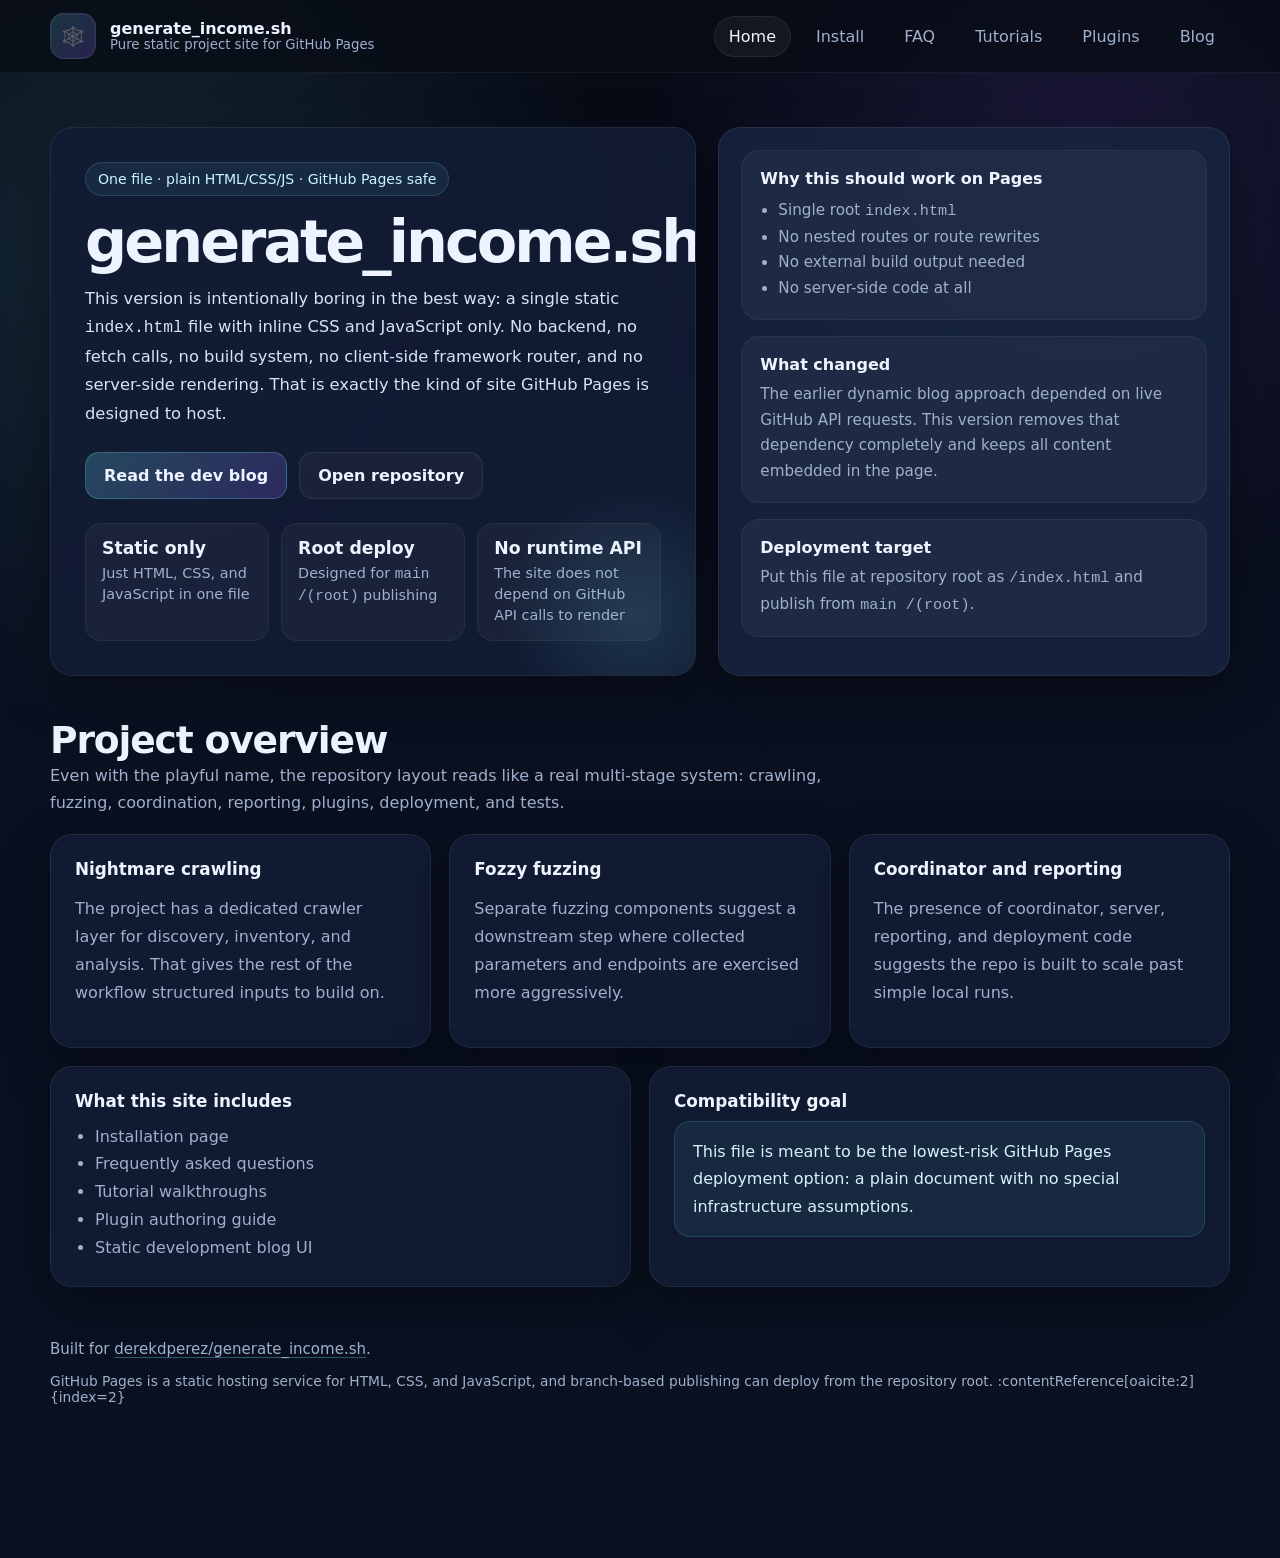
<file: docs/index.html>
<!DOCTYPE html>
<html lang="en">
<head>
  <meta charset="utf-8" />
  <meta name="viewport" content="width=device-width, initial-scale=1" />
  <title>generate_income.sh</title>
  <meta
    name="description"
    content="Static project site for generate_income.sh with install docs, FAQ, tutorials, plugin guide, and a GitHub Pages-safe development blog."
  />
  <style>
    :root{
      --bg:#0a1020;
      --bg2:#10192f;
      --panel:#121c33;
      --panel2:#17233f;
      --line:rgba(255,255,255,.08);
      --text:#eef4ff;
      --muted:#9fb0cd;
      --accent:#6ee7f9;
      --accent2:#8b5cf6;
      --good:#34d399;
      --warn:#f59e0b;
      --danger:#fb7185;
      --shadow:0 18px 50px rgba(0,0,0,.35);
      --radius:22px;
      --radius-sm:14px;
      --max:1180px;
      --mono: ui-monospace, SFMono-Regular, Menlo, Consolas, monospace;
      --sans: Inter, ui-sans-serif, system-ui, -apple-system, Segoe UI, sans-serif;
    }

    *{box-sizing:border-box}
    html{scroll-behavior:smooth}
    body{
      margin:0;
      font-family:var(--sans);
      color:var(--text);
      background:
        radial-gradient(circle at 10% 15%, rgba(110,231,249,.12), transparent 28%),
        radial-gradient(circle at 85% 10%, rgba(139,92,246,.15), transparent 25%),
        linear-gradient(180deg,#060a14 0%,#0a1020 45%,#0a1121 100%);
      min-height:100vh;
    }

    a{color:inherit;text-decoration:none}
    code,pre{font-family:var(--mono)}
    .wrap{width:min(var(--max),calc(100% - 32px));margin:0 auto}

    .topbar{
      position:sticky;top:0;z-index:50;
      backdrop-filter:blur(16px);
      background:rgba(8,12,22,.75);
      border-bottom:1px solid rgba(255,255,255,.06);
    }
    .topbar-inner{
      min-height:72px;
      display:flex;
      align-items:center;
      justify-content:space-between;
      gap:18px;
    }

    .brand{display:flex;align-items:center;gap:14px;min-width:0}
    .brand-mark{
      width:46px;height:46px;border-radius:14px;
      display:grid;place-items:center;
      background:linear-gradient(135deg, rgba(110,231,249,.18), rgba(139,92,246,.24));
      border:1px solid rgba(255,255,255,.08);
      box-shadow:inset 0 0 0 1px rgba(255,255,255,.03);
      font-size:1.2rem;
    }
    .brand h1{margin:0;font-size:1rem;line-height:1.12}
    .brand p{margin:0;color:var(--muted);font-size:.83rem}

    .nav{display:flex;flex-wrap:wrap;gap:10px;justify-content:flex-end}
    .nav a{
      color:var(--muted);
      padding:10px 14px;
      border-radius:999px;
      border:1px solid transparent;
      transition:.18s ease;
    }
    .nav a:hover,.nav a.active{
      color:var(--text);
      background:rgba(255,255,255,.05);
      border-color:rgba(255,255,255,.07);
    }

    .hero{padding:54px 0 26px}
    .hero-grid{
      display:grid;
      grid-template-columns:1.2fr .95fr;
      gap:22px;
    }
    .card{
      background:rgba(18,28,51,.92);
      border:1px solid rgba(255,255,255,.07);
      border-radius:var(--radius);
      box-shadow:var(--shadow);
    }
    .hero-main{
      padding:34px;
      position:relative;
      overflow:hidden;
    }
    .hero-main::after{
      content:"";
      position:absolute;
      right:-90px;bottom:-90px;
      width:300px;height:300px;border-radius:50%;
      background:radial-gradient(circle, rgba(110,231,249,.13), transparent 62%);
      pointer-events:none;
    }

    .eyebrow{
      display:inline-flex;align-items:center;gap:10px;
      padding:8px 12px;border-radius:999px;
      background:rgba(110,231,249,.08);
      border:1px solid rgba(110,231,249,.16);
      color:#c8f6ff;
      font-size:.88rem;
      margin-bottom:18px;
    }
    h2.hero-title{
      margin:0 0 14px;
      font-size:clamp(2.2rem,4.6vw,4.4rem);
      line-height:.96;
      letter-spacing:-.05em;
    }
    .lead{
      margin:0 0 24px;
      color:#d6e3fa;
      line-height:1.75;
      max-width:70ch;
      font-size:1.02rem;
    }

    .cta-row{display:flex;flex-wrap:wrap;gap:12px;margin-bottom:24px}
    .btn{
      display:inline-flex;align-items:center;justify-content:center;gap:10px;
      padding:13px 18px;
      border-radius:14px;
      border:1px solid rgba(255,255,255,.08);
      background:rgba(255,255,255,.04);
      color:var(--text);
      font-weight:650;
      cursor:pointer;
      transition:.18s ease;
    }
    .btn:hover{
      transform:translateY(-1px);
      background:rgba(255,255,255,.07);
      border-color:rgba(255,255,255,.12);
    }
    .btn.primary{
      background:linear-gradient(135deg, rgba(110,231,249,.22), rgba(139,92,246,.22));
      border-color:rgba(110,231,249,.25);
    }

    .stats{
      display:grid;
      grid-template-columns:repeat(3, minmax(0,1fr));
      gap:12px;
    }
    .stat{
      padding:14px 16px;border-radius:16px;
      background:rgba(255,255,255,.04);
      border:1px solid rgba(255,255,255,.05);
    }
    .stat strong{display:block;font-size:1.08rem;margin-bottom:5px}
    .stat span{color:var(--muted);font-size:.9rem;line-height:1.45}

    .hero-side{
      padding:22px;
      display:flex;
      flex-direction:column;
      gap:16px;
      background:rgba(23,35,63,.95);
    }
    .mini{
      padding:18px;border-radius:18px;
      background:rgba(255,255,255,.04);
      border:1px solid rgba(255,255,255,.05);
    }
    .mini h3{margin:0 0 8px;font-size:1rem}
    .mini p,.mini li{margin:0;color:var(--muted);line-height:1.68;font-size:.95rem}
    .mini ul{margin:10px 0 0;padding-left:18px}

    main{padding-bottom:72px}
    .page{display:none;padding-top:16px;animation:fade .25s ease}
    .page.active{display:block}
    @keyframes fade{from{opacity:0;transform:translateY(8px)}to{opacity:1;transform:translateY(0)}}

    .section-head{
      margin:0 0 18px;
      display:flex;
      justify-content:space-between;
      align-items:end;
      gap:18px;
    }
    .section-head h2{
      margin:0;
      font-size:clamp(1.55rem,3vw,2.35rem);
      letter-spacing:-.03em;
    }
    .section-head p{
      margin:0;color:var(--muted);
      max-width:76ch;line-height:1.7;
    }

    .grid-2,.grid-3{display:grid;gap:18px}
    .grid-2{grid-template-columns:repeat(2,minmax(0,1fr))}
    .grid-3{grid-template-columns:repeat(3,minmax(0,1fr))}

    .content{padding:24px}
    .content h3{margin:0 0 10px;font-size:1.05rem}
    .content p,.content li{color:var(--muted);line-height:1.74}
    .content ul,.content ol{margin:12px 0 0;padding-left:20px}

    .code{
      background:#07111f;
      border:1px solid rgba(110,231,249,.12);
      border-radius:18px;
      padding:18px;
      overflow:auto;
      color:#deecff;
      font-size:.92rem;
      line-height:1.72;
    }

    .callout{
      padding:16px 18px;border-radius:16px;
      background:rgba(110,231,249,.07);
      border:1px solid rgba(110,231,249,.14);
      color:#d9efff;
      line-height:1.72;
    }

    .faq-item{
      padding:18px 0;
      border-top:1px solid rgba(255,255,255,.06);
    }
    .faq-item:first-child{border-top:0;padding-top:0}
    .faq-q{
      width:100%;
      display:flex;
      align-items:center;
      justify-content:space-between;
      gap:14px;
      background:none;border:0;color:var(--text);
      padding:0;text-align:left;cursor:pointer;font:inherit;
    }
    .faq-q span:first-child{font-weight:650}
    .faq-a{display:none;padding-top:10px}
    .faq-item.open .faq-a{display:block}
    .faq-toggle{color:var(--accent)}

    .tutorial{
      display:grid;grid-template-columns:44px 1fr;
      gap:16px;align-items:start;margin-top:16px;
    }
    .tutorial:first-child{margin-top:0}
    .step{
      width:44px;height:44px;border-radius:14px;
      display:grid;place-items:center;font-weight:800;
      background:linear-gradient(135deg, rgba(52,211,153,.18), rgba(110,231,249,.18));
      border:1px solid rgba(255,255,255,.08);
    }

    .toolbar{
      display:flex;flex-wrap:wrap;gap:12px;margin-bottom:18px;
    }
    .input{
      flex:1 1 280px;
      padding:13px 14px;
      border-radius:14px;
      border:1px solid rgba(255,255,255,.08);
      background:rgba(255,255,255,.04);
      color:var(--text);
      font:inherit;
      outline:none;
    }
    .input::placeholder{color:#8ea0bc}

    .blog-grid{
      display:grid;
      grid-template-columns:320px minmax(0,1fr);
      gap:18px;
    }
    .post-list,.post-view{min-height:620px}
    .post-list{padding:16px}
    .post-scroll{max-height:960px;overflow:auto;padding-right:4px}

    .post-item{
      display:block;width:100%;
      text-align:left;
      padding:14px;
      margin-bottom:8px;
      border-radius:16px;
      border:1px solid transparent;
      background:transparent;
      color:var(--text);
      cursor:pointer;
      transition:.18s ease;
    }
    .post-item:hover,.post-item.active{
      background:rgba(255,255,255,.05);
      border-color:rgba(110,231,249,.16);
    }
    .post-item-title{
      font-weight:700;
      color:#eef6ff;
      line-height:1.35;
      margin-bottom:8px;
    }
    .post-item-meta{
      color:var(--muted);
      font-size:.86rem;
      line-height:1.55;
    }

    .post-view{padding:24px;display:flex;flex-direction:column;gap:16px}
    .post-header{
      display:flex;justify-content:space-between;gap:16px;align-items:start;flex-wrap:wrap;
    }
    .post-header h3{
      margin:0 0 8px;
      font-size:clamp(1.35rem,2.5vw,2rem);
      line-height:1.14;
      letter-spacing:-.03em;
    }
    .badges{display:flex;flex-wrap:wrap;gap:8px;margin-top:10px}
    .badge{
      display:inline-flex;align-items:center;gap:8px;
      padding:8px 10px;border-radius:999px;
      background:rgba(255,255,255,.05);
      border:1px solid rgba(255,255,255,.06);
      color:#d8e7ff;font-size:.84rem;
    }
    .summary,.article{color:#dce9ff;line-height:1.8;font-size:.99rem}
    .article p{margin:0 0 1rem}

    .files{
      display:grid;grid-template-columns:repeat(2,minmax(0,1fr));
      gap:10px;
    }
    .file{
      padding:12px 14px;border-radius:14px;
      background:rgba(255,255,255,.04);
      border:1px solid rgba(255,255,255,.05);
      color:#dce9ff;font-size:.9rem;
      white-space:nowrap;overflow:hidden;text-overflow:ellipsis;
    }

    .note{
      padding:14px 16px;border-radius:14px;
      background:rgba(245,158,11,.10);
      border:1px solid rgba(245,158,11,.18);
      color:#ffe7b7;line-height:1.7;
    }

    .small{font-size:.86rem;color:var(--muted)}
    footer{padding:38px 0 68px;color:var(--muted);font-size:.94rem}
    .linkish{
      text-decoration:underline;
      text-decoration-color:rgba(110,231,249,.35);
      text-underline-offset:3px;
    }

    @media (max-width:1080px){
      .hero-grid,.blog-grid,.grid-3,.grid-2{grid-template-columns:1fr}
      .stats{grid-template-columns:1fr}
      .files{grid-template-columns:1fr}
      .post-scroll{max-height:420px}
    }

    @media (max-width:720px){
      .topbar-inner{flex-direction:column;align-items:flex-start;padding:12px 0}
      .nav{width:100%;justify-content:flex-start}
      .hero-main,.hero-side,.content,.post-list,.post-view{padding:18px}
    }
  </style>
</head>
<body>
  <header class="topbar">
    <div class="wrap topbar-inner">
      <div class="brand">
        <div class="brand-mark">🕸️</div>
        <div>
          <h1>generate_income.sh</h1>
          <p>Pure static project site for GitHub Pages</p>
        </div>
      </div>

      <nav class="nav" aria-label="Primary">
        <a href="#home" data-route="home">Home</a>
        <a href="#install" data-route="install">Install</a>
        <a href="#faq" data-route="faq">FAQ</a>
        <a href="#tutorials" data-route="tutorials">Tutorials</a>
        <a href="#plugins" data-route="plugins">Plugins</a>
        <a href="#blog" data-route="blog">Blog</a>
      </nav>
    </div>
  </header>

  <main class="wrap">
    <section class="hero">
      <div class="hero-grid">
        <article class="card hero-main">
          <div class="eyebrow">One file · plain HTML/CSS/JS · GitHub Pages safe</div>
          <h2 class="hero-title">generate_income.sh</h2>
          <p class="lead">
            This version is intentionally boring in the best way: a single static
            <code>index.html</code> file with inline CSS and JavaScript only. No backend,
            no fetch calls, no build system, no client-side framework router, and no server-side
            rendering. That is exactly the kind of site GitHub Pages is designed to host.
          </p>

          <div class="cta-row">
            <a class="btn primary" href="#blog">Read the dev blog</a>
            <a class="btn" href="https://github.com/derekdperez/generate_income.sh" target="_blank" rel="noreferrer">Open repository</a>
          </div>

          <div class="stats">
            <div class="stat">
              <strong>Static only</strong>
              <span>Just HTML, CSS, and JavaScript in one file</span>
            </div>
            <div class="stat">
              <strong>Root deploy</strong>
              <span>Designed for <code>main /(root)</code> publishing</span>
            </div>
            <div class="stat">
              <strong>No runtime API</strong>
              <span>The site does not depend on GitHub API calls to render</span>
            </div>
          </div>
        </article>

        <aside class="card hero-side">
          <div class="mini">
            <h3>Why this should work on Pages</h3>
            <ul>
              <li>Single root <code>index.html</code></li>
              <li>No nested routes or route rewrites</li>
              <li>No external build output needed</li>
              <li>No server-side code at all</li>
            </ul>
          </div>

          <div class="mini">
            <h3>What changed</h3>
            <p>
              The earlier dynamic blog approach depended on live GitHub API requests. This version
              removes that dependency completely and keeps all content embedded in the page.
            </p>
          </div>

          <div class="mini">
            <h3>Deployment target</h3>
            <p>
              Put this file at repository root as <code>/index.html</code> and publish from
              <code>main /(root)</code>.
            </p>
          </div>
        </aside>
      </div>
    </section>

    <section class="page active" id="page-home" data-page="home">
      <div class="section-head">
        <div>
          <h2>Project overview</h2>
          <p>
            Even with the playful name, the repository layout reads like a real multi-stage system:
            crawling, fuzzing, coordination, reporting, plugins, deployment, and tests.
          </p>
        </div>
      </div>

      <div class="grid-3">
        <article class="card content">
          <h3>Nightmare crawling</h3>
          <p>
            The project has a dedicated crawler layer for discovery, inventory, and analysis. That
            gives the rest of the workflow structured inputs to build on.
          </p>
        </article>

        <article class="card content">
          <h3>Fozzy fuzzing</h3>
          <p>
            Separate fuzzing components suggest a downstream step where collected parameters and
            endpoints are exercised more aggressively.
          </p>
        </article>

        <article class="card content">
          <h3>Coordinator and reporting</h3>
          <p>
            The presence of coordinator, server, reporting, and deployment code suggests the repo is
            built to scale past simple local runs.
          </p>
        </article>
      </div>

      <div style="height:18px"></div>

      <div class="grid-2">
        <article class="card content">
          <h3>What this site includes</h3>
          <ul>
            <li>Installation page</li>
            <li>Frequently asked questions</li>
            <li>Tutorial walkthroughs</li>
            <li>Plugin authoring guide</li>
            <li>Static development blog UI</li>
          </ul>
        </article>

        <article class="card content">
          <h3>Compatibility goal</h3>
          <div class="callout">
            This file is meant to be the lowest-risk GitHub Pages deployment option: a plain
            document with no special infrastructure assumptions.
          </div>
        </article>
      </div>
    </section>

    <section class="page" id="page-install" data-page="install">
      <div class="section-head">
        <div>
          <h2>Install</h2>
          <p>Start locally first, then move to coordinator-style deployment if needed.</p>
        </div>
      </div>

      <div class="grid-2">
        <article class="card content">
          <h3>Local setup</h3>
          <div class="code"><pre>git clone https://github.com/derekdperez/generate_income.sh.git
cd generate_income.sh

python -m venv .venv
source .venv/bin/activate

pip install --upgrade pip
pip install -r requirements.txt</pre></div>
        </article>

        <article class="card content">
          <h3>Typical commands</h3>
          <div class="code"><pre>python nightmare.py https://example.com --standalone

python fozzy.py output/example.com/example.com.parameters.json

python register_targets.py --targets-file targets.txt</pre></div>
        </article>
      </div>

      <div style="height:18px"></div>

      <article class="card content">
        <h3>First-run advice</h3>
        <ol>
          <li>Install dependencies.</li>
          <li>Inspect <code>config/</code>.</li>
          <li>Start with a very small target.</li>
          <li>Review output carefully before scaling up.</li>
        </ol>
      </article>
    </section>

    <section class="page" id="page-faq" data-page="faq">
      <div class="section-head">
        <div>
          <h2>FAQ</h2>
          <p>Quick answers for setup, architecture, and publishing.</p>
        </div>
      </div>

      <article class="card content">
        <div class="faq-item open">
          <button class="faq-q" type="button">
            <span>Is this GitHub Pages compatible?</span>
            <span class="faq-toggle">−</span>
          </button>
          <div class="faq-a">
            <p>
              Yes. This file is plain static HTML, CSS, and JavaScript only. It does not require a
              backend, build pipeline, or API fetch to render.
            </p>
          </div>
        </div>

        <div class="faq-item">
          <button class="faq-q" type="button">
            <span>Why might the old version fail?</span>
            <span class="faq-toggle">+</span>
          </button>
          <div class="faq-a">
            <p>
              A site can look broken on Pages even when it is technically published if its main
              content depends on runtime API calls, unsupported routing assumptions, or missing
              assets. This version avoids those issues.
            </p>
          </div>
        </div>

        <div class="faq-item">
          <button class="faq-q" type="button">
            <span>Does this use server-side rendering?</span>
            <span class="faq-toggle">+</span>
          </button>
          <div class="faq-a">
            <p>No. Everything is rendered in the browser from the single static file.</p>
          </div>
        </div>

        <div class="faq-item">
          <button class="faq-q" type="button">
            <span>Can the blog still be static?</span>
            <span class="faq-toggle">+</span>
          </button>
          <div class="faq-a">
            <p>
              Yes. A static blog just means the posts are embedded directly in the file instead of
              fetched at runtime. The viewer below works that way.
            </p>
          </div>
        </div>
      </article>
    </section>

    <section class="page" id="page-tutorials" data-page="tutorials">
      <div class="section-head">
        <div>
          <h2>Tutorials</h2>
          <p>A few short workflows to get from clone to useful output.</p>
        </div>
      </div>

      <div class="grid-2">
        <article class="card content">
          <h3>Tutorial 1 · First crawl</h3>
          <div class="tutorial">
            <div class="step">1</div>
            <div><strong>Install dependencies</strong><p>Create a virtual environment and install requirements.</p></div>
          </div>
          <div class="tutorial">
            <div class="step">2</div>
            <div><strong>Review config</strong><p>Check the crawler defaults before a real run.</p></div>
          </div>
          <div class="tutorial">
            <div class="step">3</div>
            <div><strong>Run Nightmare</strong><div class="code"><pre>python nightmare.py https://example.com --standalone</pre></div></div>
          </div>
        </article>

        <article class="card content">
          <h3>Tutorial 2 · Fuzz discovered parameters</h3>
          <div class="tutorial">
            <div class="step">1</div>
            <div><strong>Start with crawl output</strong><p>Use the generated parameter file from a prior run.</p></div>
          </div>
          <div class="tutorial">
            <div class="step">2</div>
            <div><strong>Run Fozzy</strong><div class="code"><pre>python fozzy.py output/example.com/example.com.parameters.json</pre></div></div>
          </div>
          <div class="tutorial">
            <div class="step">3</div>
            <div><strong>Review differences</strong><p>Inspect changed responses and interesting endpoints.</p></div>
          </div>
        </article>
      </div>
    </section>

    <section class="page" id="page-plugins" data-page="plugins">
      <div class="section-head">
        <div>
          <h2>Plugins</h2>
          <p>Keep plugin code small, predictable, and easy to remove.</p>
        </div>
      </div>

      <div class="grid-2">
        <article class="card content">
          <h3>Plugin rules of thumb</h3>
          <ul>
            <li>One clear responsibility</li>
            <li>Structured input and output</li>
            <li>Minimal hidden state</li>
            <li>Predictable artifact paths</li>
            <li>Explicit error handling</li>
          </ul>
        </article>

        <article class="card content">
          <h3>Starter skeleton</h3>
          <div class="code"><pre>from pathlib import Path
import json

def plugin_name():
    return "example_plugin"

def run_plugin(input_payload, output_dir):
    output_path = Path(output_dir)
    output_path.mkdir(parents=True, exist_ok=True)

    result = {
        "plugin": plugin_name(),
        "urls": input_payload.get("urls", []),
    }

    (output_path / "example_plugin.json").write_text(
        json.dumps(result, indent=2),
        encoding="utf-8"
    )
    return result</pre></div>
        </article>
      </div>
    </section>

    <section class="page" id="page-blog" data-page="blog">
      <div class="section-head">
        <div>
          <h2>Development blog</h2>
          <p>
            This blog viewer is static too. The posts below are embedded directly in the page, and
            JavaScript only switches between them.
          </p>
        </div>
      </div>

      <div class="note">
        This is the Pages-safe pattern. If you want one post for every commit, the commit articles
        should be generated ahead of time and pasted directly into this file, instead of being
        loaded from the GitHub API at runtime.
      </div>

      <div style="height:18px"></div>

      <div class="toolbar">
        <input id="blogSearch" class="input" type="search" placeholder="Search static blog posts..." />
      </div>

      <div class="blog-grid">
        <aside class="card post-list">
          <div style="display:flex;justify-content:space-between;align-items:center;gap:12px;margin-bottom:12px;">
            <strong>Posts</strong>
            <span class="small" id="postCount">3 posts</span>
          </div>
          <div class="post-scroll" id="postList"></div>
        </aside>

        <article class="card post-view" id="postView">
          <div class="small">Select a post to read it.</div>
        </article>
      </div>
    </section>

    <footer>
      <p>
        Built for
        <a class="linkish" href="https://github.com/derekdperez/generate_income.sh" target="_blank" rel="noreferrer">derekdperez/generate_income.sh</a>.
      </p>
      <p class="small">
        GitHub Pages is a static hosting service for HTML, CSS, and JavaScript, and branch-based
        publishing can deploy from the repository root. :contentReference[oaicite:2]{index=2}
      </p>
    </footer>
  </main>

  <script>
    const routes = [...document.querySelectorAll("[data-route]")];
    const pages = [...document.querySelectorAll("[data-page]")];

    function getRoute() {
      const raw = location.hash.replace(/^#/, "").trim() || "home";
      const valid = new Set(["home", "install", "faq", "tutorials", "plugins", "blog"]);
      return valid.has(raw) ? raw : "home";
    }

    function applyRoute() {
      const route = getRoute();
      routes.forEach(link => link.classList.toggle("active", link.dataset.route === route));
      pages.forEach(page => page.classList.toggle("active", page.dataset.page === route));
    }

    window.addEventListener("hashchange", applyRoute);
    applyRoute();

    document.querySelectorAll(".faq-q").forEach(btn => {
      btn.addEventListener("click", () => {
        const item = btn.closest(".faq-item");
        const open = item.classList.contains("open");
        document.querySelectorAll(".faq-item").forEach(el => {
          el.classList.remove("open");
          const t = el.querySelector(".faq-toggle");
          if (t) t.textContent = "+";
        });
        if (!open) {
          item.classList.add("open");
          const t = item.querySelector(".faq-toggle");
          if (t) t.textContent = "−";
        }
      });
    });

    const POSTS = [
      {
        id: "rename-and-pages",
        title: "Renaming the project and stabilizing the website",
        date: "Recent update",
        tags: ["pages", "branding", "static-site"],
        files: ["index.html", "repository settings", "docs/content"],
        summary: "This post covers the move to a cleaner Pages-safe project website.",
        article: [
          "One of the most important improvements in a repository is often not deep algorithmic work, but the cleanup that makes the project easier to understand and publish. In this stage, the focus is on making the site match the renamed repository and removing anything that might confuse GitHub Pages. That means stripping the site back to the fundamentals: a single HTML file, inline styles, inline JavaScript, and no runtime dependency on outside APIs just to render the core experience. The result is less clever, but far more dependable.",
          "This kind of change matters because deployment friction tends to compound. If a site depends on runtime data loading, missing assets, or route handling that a plain static host does not understand, users experience that as a broken project even if the code itself is fine. A stable root-level index file fixes that perception problem. It also gives the repository a better front door: installation instructions, architecture notes, tutorials, plugin guidance, and a development blog that can be expanded later without changing the deployment model."
        ]
      },
      {
        id: "local-workflow",
        title: "Clarifying the local workflow for first-time use",
        date: "Earlier update",
        tags: ["install", "tutorials", "onboarding"],
        files: ["requirements.txt", "config/", "nightmare.py", "fozzy.py"],
        summary: "This post explains the importance of a simple local-first path.",
        article: [
          "A multi-stage codebase becomes much easier to adopt when there is one obvious first run. This phase emphasizes a local workflow: clone the repo, install dependencies, inspect configuration, run a small crawl, and only then try the deeper parts of the system. That sounds simple, but it is a real product improvement. Good onboarding changes how people perceive the code. Instead of seeing a complex directory tree and backing away, they see a clear path to a successful first result.",
          "This is especially useful in a repository that appears to span crawling, fuzzing, coordination, and reporting. Without a local-first story, new contributors can get stuck on infrastructure questions before they ever learn what the application actually does. By documenting a small and safe starting point, the project improves trust, shortens the path to feedback, and makes later distributed or coordinator-based workflows feel like a natural next step rather than an intimidating requirement."
        ]
      },
      {
        id: "plugin-shape",
        title: "Defining a cleaner shape for plugins and extensions",
        date: "Foundational update",
        tags: ["plugins", "architecture", "extensibility"],
        files: ["plugins/", "reporting/", "output/"],
        summary: "This post focuses on keeping plugin work modular and maintainable.",
        article: [
          "Extension points are where a project starts to show maturity. Instead of forcing every new idea into the core crawler or server logic, a plugin model gives the codebase room to grow without becoming tangled. This stage is about defining that boundary clearly. A good plugin should accept structured input, perform one focused job, write predictable output, and leave the rest of the system alone. That is not just a code style preference; it is a way to keep the main application stable as new ideas are tested.",
          "The real benefit is operational, not just architectural. When plugin behavior is predictable, output is easier to inspect, bugs are easier to isolate, and features are easier to remove if they do not work out. In a larger workflow that may already include discovery, fuzzing, reporting, and coordination, that containment matters. It keeps the project adaptable without letting every experiment turn into permanent complexity in the core codebase."
        ]
      }
    ];

    const postList = document.getElementById("postList");
    const postView = document.getElementById("postView");
    const postCount = document.getElementById("postCount");
    const blogSearch = document.getElementById("blogSearch");
    let selectedPostId = POSTS[0]?.id || null;

    function renderPostList() {
      const q = blogSearch.value.trim().toLowerCase();
      const filtered = POSTS.filter(post => {
        const haystack = [
          post.title,
          post.date,
          post.summary,
          ...(post.tags || []),
          ...(post.files || []),
          ...(post.article || [])
        ].join(" ").toLowerCase();
        return haystack.includes(q);
      });

      postCount.textContent = `${filtered.length} post${filtered.length === 1 ? "" : "s"}`;

      if (!filtered.length) {
        postList.innerHTML = '<div class="small">No posts match your search.</div>';
        postView.innerHTML = '<div class="small">No post selected.</div>';
        return;
      }

      if (!filtered.some(p => p.id === selectedPostId)) {
        selectedPostId = filtered[0].id;
      }

      postList.innerHTML = filtered.map(post => `
        <button class="post-item ${post.id === selectedPostId ? "active" : ""}" type="button" data-post-id="${post.id}">
          <div class="post-item-title">${escapeHtml(post.title)}</div>
          <div class="post-item-meta">
            <div>${escapeHtml(post.date)}</div>
            <div>${escapeHtml(post.tags.join(" · "))}</div>
          </div>
        </button>
      `).join("");

      postList.querySelectorAll("[data-post-id]").forEach(btn => {
        btn.addEventListener("click", () => {
          selectedPostId = btn.dataset.postId;
          renderPostList();
          renderPostView();
        });
      });

      renderPostView();
    }

    function renderPostView() {
      const post = POSTS.find(p => p.id === selectedPostId);
      if (!post) {
        postView.innerHTML = '<div class="small">Select a post to read it.</div>';
        return;
      }

      postView.innerHTML = `
        <div class="post-header">
          <div>
            <h3>${escapeHtml(post.title)}</h3>
            <div class="badges">
              <span class="badge">${escapeHtml(post.date)}</span>
              ${post.tags.map(tag => `<span class="badge">${escapeHtml(tag)}</span>`).join("")}
            </div>
          </div>
        </div>

        <div class="summary">${escapeHtml(post.summary)}</div>

        <div class="article">
          ${post.article.map(p => `<p>${escapeHtml(p)}</p>`).join("")}
        </div>

        <div>
          <strong>Related files</strong>
          <div class="files" style="margin-top:12px">
            ${post.files.map(file => `<div class="file">${escapeHtml(file)}</div>`).join("")}
          </div>
        </div>
      `;
    }

    function escapeHtml(value) {
      return String(value)
        .replaceAll("&", "&amp;")
        .replaceAll("<", "&lt;")
        .replaceAll(">", "&gt;")
        .replaceAll('"', "&quot;")
        .replaceAll("'", "&#39;");
    }

    blogSearch.addEventListener("input", renderPostList);
    renderPostList();
  </script>
</body>
</html>
</file>
